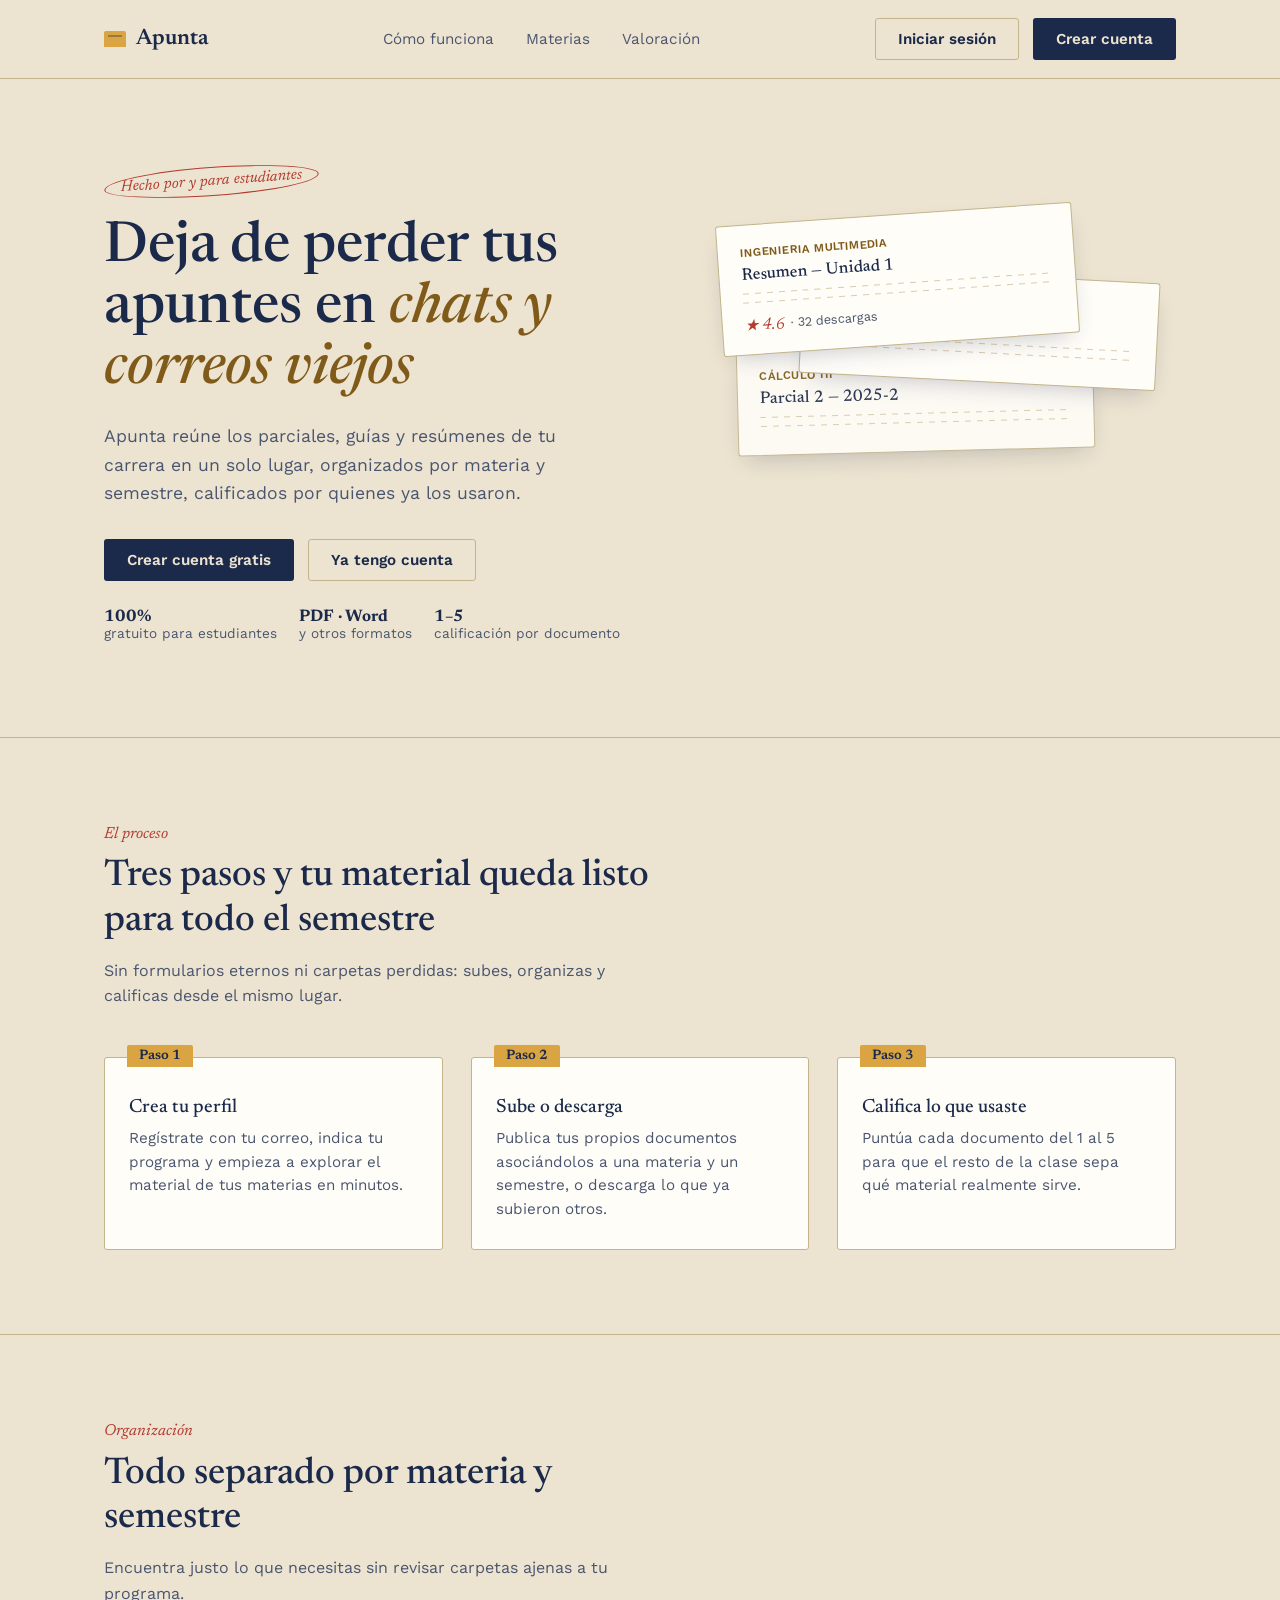
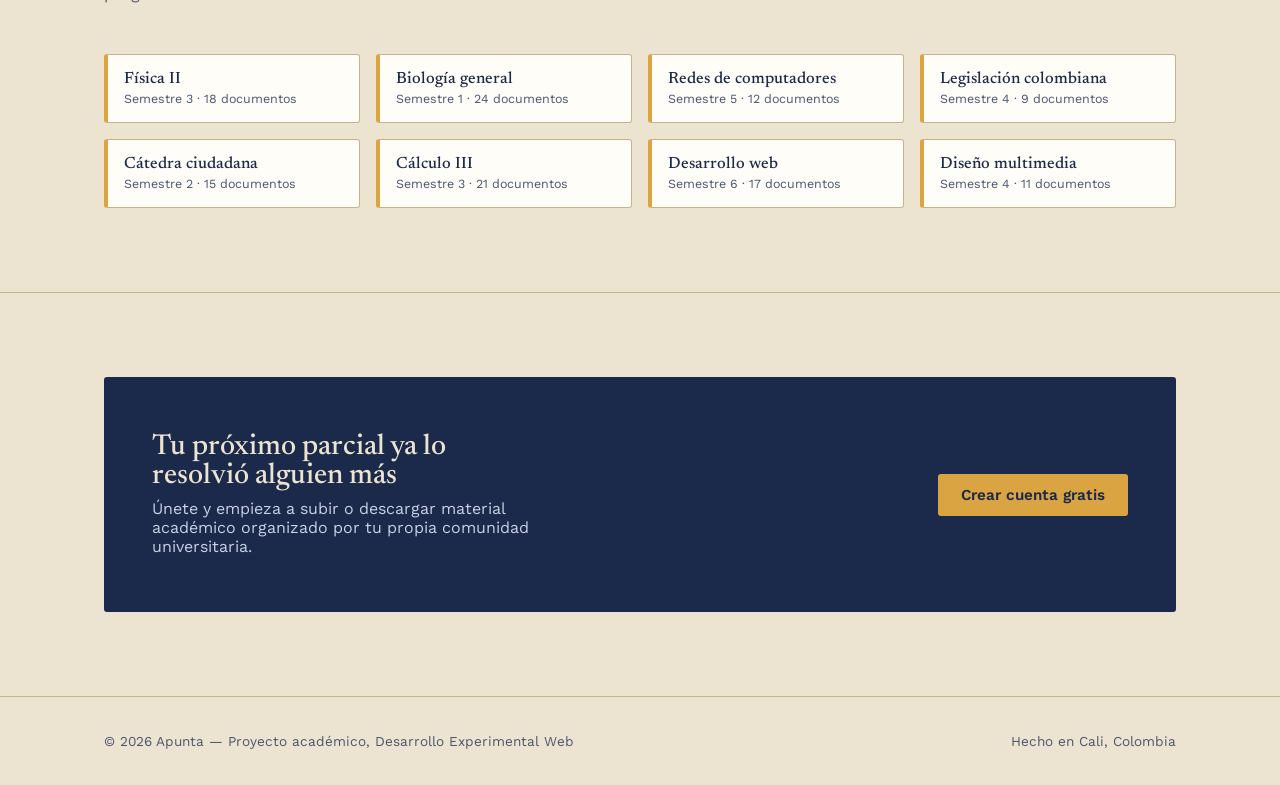
<file: index.html>
<!DOCTYPE html>
<html lang="es">
<head>
<meta charset="UTF-8">
<meta name="viewport" content="width=device-width, initial-scale=1">
<title>Apunta — Apuntes y parciales de tu carrera, en un solo lugar</title>
<link rel="stylesheet" href="css/styles.css">
</head>
<body>

<header class="site-header" id="siteHeader">
  <div class="bar">
    <a href="index.html" class="brand"><span class="tab"></span>Apunta</a>
    <nav class="main-nav">
      <a href="#como-funciona">Cómo funciona</a>
      <a href="#materias">Materias</a>
      <a href="#valoracion">Valoración</a>
      <a href="login.html" class="nav-login">Iniciar sesión</a>
    </nav>
    <div class="nav-actions">
      <a href="login.html" class="btn btn-ghost">Iniciar sesión</a>
      <a href="registro.html" class="btn btn-primary">Crear cuenta</a>
      <button class="menu-toggle" id="menuToggle" aria-label="Abrir menú" aria-expanded="false"><span></span></button>
    </div>
  </div>
</header>

<main>
  <section class="hero">
    <div class="wrap">
      <div>
        <span class="eyebrow-stamp">Hecho por y para estudiantes</span>
        <h1>Deja de perder tus apuntes en <em>chats y correos viejos</em></h1>
        <p class="lede">Apunta reúne los parciales, guías y resúmenes de tu carrera en un solo lugar, organizados por materia y semestre, calificados por quienes ya los usaron.</p>
        <div class="hero-actions">
          <a href="registro.html" class="btn btn-primary">Crear cuenta gratis</a>
          <a href="login.html" class="btn btn-ghost">Ya tengo cuenta</a>
        </div>
        <div class="hero-meta">
          <div><strong>100%</strong>gratuito para estudiantes</div>
          <div><strong>PDF · Word</strong>y otros formatos</div>
          <div><strong>1–5</strong>calificación por documento</div>
        </div>
      </div>

      <div class="card-stack">
        <div class="index-card card-3">
          <div class="subject">CÁLCULO III</div>
          <h3>Parcial 2 — 2025-2</h3>
          <div class="ruled"></div>
          <div class="ruled"></div>
        </div>
        <div class="index-card card-2">
          <div class="subject">REDES DE COMPUTADORES</div>
          <h3>Guía de laboratorio 4</h3>
          <div class="ruled"></div>
          <div class="ruled"></div>
        </div>
        <div class="index-card card-1">
          <div class="subject">INGENIERIA MULTIMEDIA</div>
          <h3>Resumen — Unidad 1</h3>
          <div class="ruled"></div>
          <div class="ruled"></div>
          <div class="rating"><span class="mark">★ 4.6</span> · 32 descargas</div>
        </div>
      </div>
    </div>
  </section>

  <section class="section" id="como-funciona">
    <div class="wrap">
      <div class="section-head">
        <p class="kicker">El proceso</p>
        <h2>Tres pasos y tu material queda listo para todo el semestre</h2>
        <p>Sin formularios eternos ni carpetas perdidas: subes, organizas y calificas desde el mismo lugar.</p>
      </div>
      <div class="steps">
        <div class="step">
          <span class="tab-label">Paso 1</span>
          <h3>Crea tu perfil</h3>
          <p>Regístrate con tu correo, indica tu programa y empieza a explorar el material de tus materias en minutos.</p>
        </div>
        <div class="step">
          <span class="tab-label">Paso 2</span>
          <h3>Sube o descarga</h3>
          <p>Publica tus propios documentos asociándolos a una materia y un semestre, o descarga lo que ya subieron otros.</p>
        </div>
        <div class="step">
          <span class="tab-label">Paso 3</span>
          <h3>Califica lo que usaste</h3>
          <p>Puntúa cada documento del 1 al 5 para que el resto de la clase sepa qué material realmente sirve.</p>
        </div>
      </div>
    </div>
  </section>

  <section class="section" id="materias">
    <div class="wrap">
      <div class="section-head">
        <p class="kicker">Organización</p>
        <h2>Todo separado por materia y semestre</h2>
        <p>Encuentra justo lo que necesitas sin revisar carpetas ajenas a tu programa.</p>
      </div>
      <div class="materias-grid">
        <div class="materia-chip"><div class="n">Física II</div><div class="s">Semestre 3 · 18 documentos</div></div>
        <div class="materia-chip"><div class="n">Biología general</div><div class="s">Semestre 1 · 24 documentos</div></div>
        <div class="materia-chip"><div class="n">Redes de computadores</div><div class="s">Semestre 5 · 12 documentos</div></div>
        <div class="materia-chip"><div class="n">Legislación colombiana</div><div class="s">Semestre 4 · 9 documentos</div></div>
        <div class="materia-chip"><div class="n">Cátedra ciudadana</div><div class="s">Semestre 2 · 15 documentos</div></div>
        <div class="materia-chip"><div class="n">Cálculo III</div><div class="s">Semestre 3 · 21 documentos</div></div>
        <div class="materia-chip"><div class="n">Desarrollo web</div><div class="s">Semestre 6 · 17 documentos</div></div>
        <div class="materia-chip"><div class="n">Diseño multimedia</div><div class="s">Semestre 4 · 11 documentos</div></div>
      </div>
    </div>
  </section>

  <section class="section" id="valoracion">
    <div class="wrap">
      <div class="cta-band">
        <div>
          <h2>Tu próximo parcial ya lo resolvió alguien más</h2>
          <p>Únete y empieza a subir o descargar material académico organizado por tu propia comunidad universitaria.</p>
        </div>
        <a href="registro.html" class="btn btn-primary">Crear cuenta gratis</a>
      </div>
    </div>
  </section>
</main>

<footer class="site-footer">
  <div class="wrap">
    <span>© 2026 Apunta — Proyecto académico, Desarrollo Experimental Web</span>
    <span>Hecho en Cali, Colombia</span>
  </div>
</footer>

<script src="js/main.js"></script>
</body>
</html>
</file>
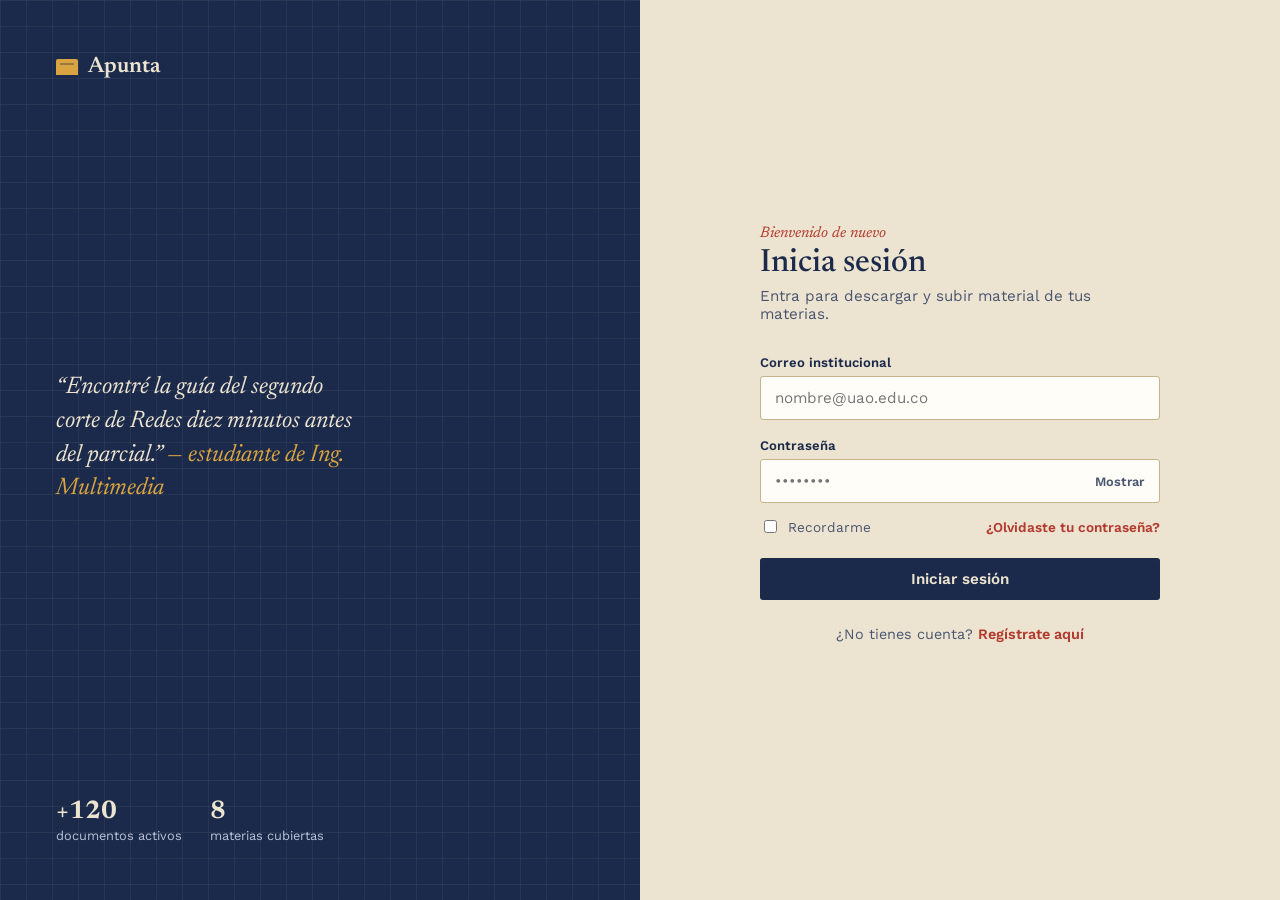
<file: login.html>
<!DOCTYPE html>
<html lang="es">
<head>
  <meta charset="UTF-8">
  <meta name="viewport" content="width=device-width, initial-scale=1">
  <title>Iniciar sesión — Apunta</title>
  <link rel="stylesheet" href="css/styles.css">
</head>

<body>

  <div class="auth-shell">
    <aside class="auth-side grid-texture">
      <a href="index.html" class="brand"><span class="tab"></span>Apunta</a>
      <p class="auth-quote">“Encontré la guía del segundo corte de Redes diez minutos antes del parcial.” <span>—
          estudiante de Ing. Multimedia</span></p>
      <div class="auth-stat">
        <div><strong>+120</strong><small>documentos activos</small></div>
        <div><strong>8</strong><small>materias cubiertas</small></div>
      </div>
    </aside>

    <div class="auth-main">
      <div class="auth-card">
        <a href="index.html" class="brand brand-mobile"><span class="tab"></span>Apunta</a>
        <p class="kicker">Bienvenido de nuevo</p>
        <h1>Inicia sesión</h1>
        <p>Entra para descargar y subir material de tus materias.</p>

        <div class="form-status ok" id="formStatus" role="status" aria-live="polite">Inicio de sesión simulado — aún no hay backend conectado.</div>

        <form id="loginForm" novalidate>
          <div class="field">
            <label for="correo">Correo institucional</label>
            <input type="email" id="correo" name="correo" placeholder="nombre@uao.edu.co" required autocomplete="email"
              aria-describedby="correo-error">
            <small class="field-error" id="correo-error"></small>
          </div>
          <div class="field">
            <label for="contrasena">Contraseña</label>
            <div class="input-wrap">
              <input type="password" id="contrasena" name="contrasena" placeholder="••••••••" required
                autocomplete="current-password" aria-describedby="contrasena-error">
              <button type="button" class="toggle-pass" aria-controls="contrasena" aria-pressed="false" aria-label="Mostrar contraseña">Mostrar</button>
            </div>
            <small class="field-error" id="contrasena-error"></small>
          </div>

          <div class="form-row-between">
            <label class="checkbox-line"><input type="checkbox" id="recordar"> Recordarme</label>
            <a href="#" class="link-pen">¿Olvidaste tu contraseña?</a>
          </div>

          <button type="submit" class="btn btn-primary btn-block">Iniciar sesión</button>
        </form>

        <p class="auth-switch">¿No tienes cuenta? <a href="registro.html" class="link-pen">Regístrate aquí</a></p>
      </div>
    </div>
  </div>

  <script src="js/main.js"></script>
</body>

</html>
</file>
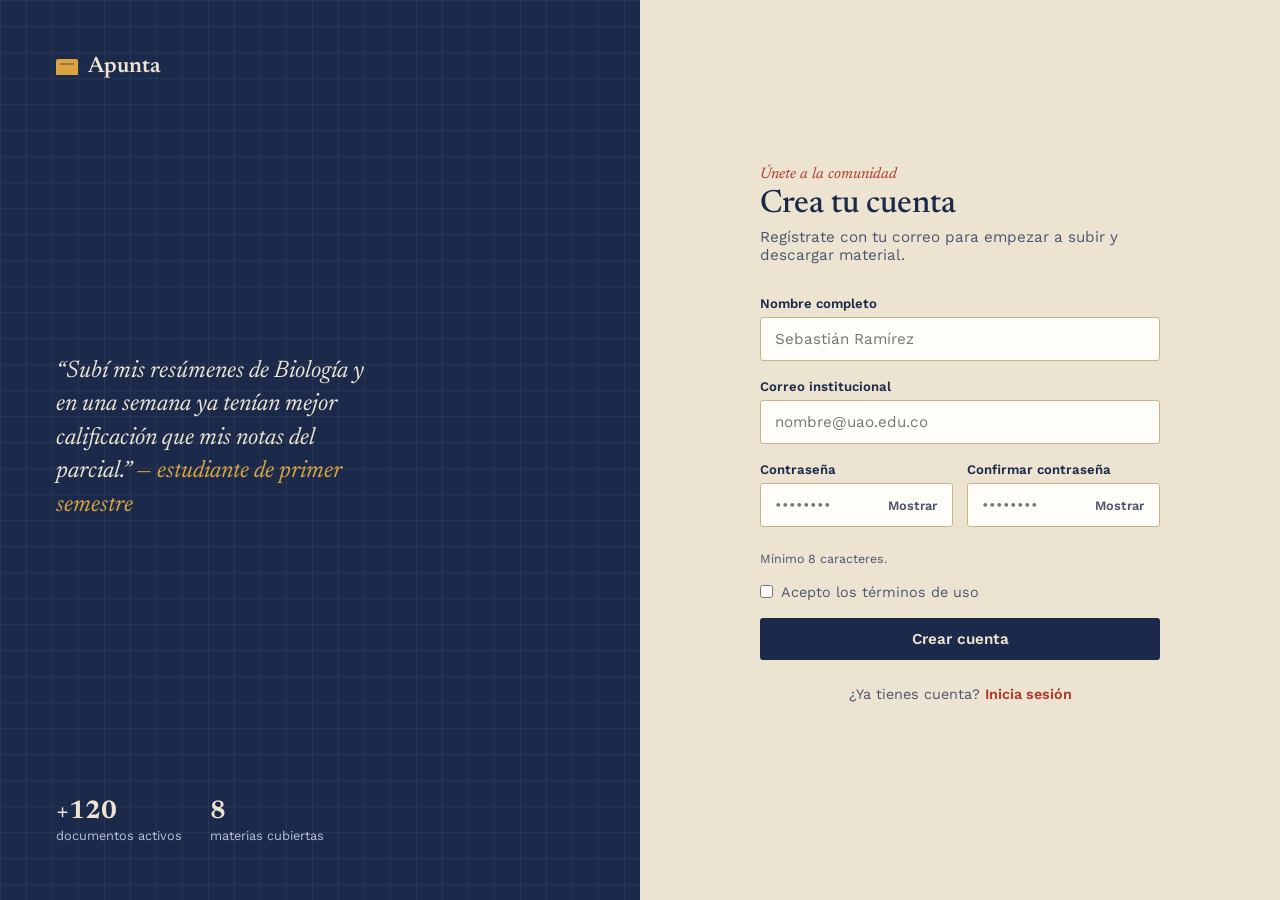
<file: registro.html>
<!DOCTYPE html>
<html lang="es">
<head>
  <meta charset="UTF-8">
  <meta name="viewport" content="width=device-width, initial-scale=1">
  <title>Crear cuenta — Apunta</title>
  <link rel="stylesheet" href="css/styles.css">
</head>

<body>

  <div class="auth-shell">
    <aside class="auth-side grid-texture">
      <a href="index.html" class="brand"><span class="tab"></span>Apunta</a>
      <p class="auth-quote">“Subí mis resúmenes de Biología y en una semana ya tenían mejor calificación que mis notas
        del parcial.” <span>— estudiante de primer semestre</span></p>
      <div class="auth-stat">
        <div><strong>+120</strong><small>documentos activos</small></div>
        <div><strong>8</strong><small>materias cubiertas</small></div>
      </div>
    </aside>

    <div class="auth-main">
      <div class="auth-card">
        <a href="index.html" class="brand brand-mobile"><span class="tab"></span>Apunta</a>
        <p class="kicker">Únete a la comunidad</p>
        <h1>Crea tu cuenta</h1>
        <p>Regístrate con tu correo para empezar a subir y descargar material.</p>

        <div class="form-status ok" id="formStatus" role="status" aria-live="polite">Registro simulado — aún no hay backend conectado.</div>

        <form id="registroForm" novalidate>
          <div class="field">
            <label for="nombre">Nombre completo</label>
            <input type="text" id="nombre" name="nombre" placeholder="Sebastián Ramírez" required autocomplete="name"
              aria-describedby="nombre-error">
            <small class="field-error" id="nombre-error"></small>
          </div>
          <div class="field">
            <label for="correo">Correo institucional</label>
            <input type="email" id="correo" name="correo" placeholder="nombre@uao.edu.co" required autocomplete="email"
              aria-describedby="correo-error">
            <small class="field-error" id="correo-error"></small>
          </div>
          <div class="field-row">
            <div class="field">
              <label for="contrasena">Contraseña</label>
              <div class="input-wrap">
                <input type="password" id="contrasena" name="contrasena" placeholder="••••••••" required minlength="8"
                  autocomplete="new-password" aria-describedby="contrasena-error">
                <button type="button" class="toggle-pass" aria-controls="contrasena" aria-pressed="false" aria-label="Mostrar contraseña">Mostrar</button>
              </div>
              <small class="field-error" id="contrasena-error"></small>
            </div>
            <div class="field">
              <label for="confirmar">Confirmar contraseña</label>
              <div class="input-wrap">
                <input type="password" id="confirmar" name="confirmar" placeholder="••••••••" required minlength="8"
                  autocomplete="new-password" aria-describedby="confirmar-error">
                <button type="button" class="toggle-pass" aria-controls="confirmar" aria-pressed="false" aria-label="Mostrar confirmación de contraseña">Mostrar</button>
              </div>
              <small class="field-error" id="confirmar-error"></small>
            </div>
          </div>
          <p class="field-hint" id="passwordHint">Mínimo 8 caracteres.</p>

          <div class="field" style="margin-top:18px;">
            <label class="checkbox-line"><input type="checkbox" id="terminos" required
                aria-describedby="terminos-error"> Acepto los términos de uso</label>
            <small class="field-error" id="terminos-error"></small>
          </div>

          <button type="submit" class="btn btn-primary btn-block">Crear cuenta</button>
        </form>

        <p class="auth-switch">¿Ya tienes cuenta? <a href="login.html" class="link-pen">Inicia sesión</a></p>
      </div>
    </div>
  </div>

  <script src="js/main.js"></script>
</body>

</html>
</file>
<file: css/styles.css>
/* ============================================================
   gestorRecursos — sistema de diseño
   Metáfora visual: carpeta de archivo académico / fichas de apuntes
   ============================================================ */

@import url('https://fonts.googleapis.com/css2?family=Newsreader:ital,opsz,wght@0,6..72,400;0,6..72,500;0,6..72,600;1,6..72,400&family=Work+Sans:wght@400;500;600;700&display=swap');

:root {
  --ink: #1b2a4a;
  --ink-light: #4a5670;
  --paper: #ece3d0;
  --paper-deep: #e2d6ba;
  --card: #fffdf8;
  --folder: #d9a441;
  --folder-dark: #b9852b;
  --folder-text: #7f5a18; /* dorado oscuro para TEXTO: contraste ≥ 4.5:1 sobre --paper y --card */
  --pen: #b23a2e;
  --line: #d8cbae;
  --line-strong: #c3b48c;

  --serif: 'Newsreader', Georgia, serif;
  --sans: 'Work Sans', -apple-system, BlinkMacSystemFont, sans-serif;

  --radius: 3px;
  --max-w: 1120px;
}

* { box-sizing: border-box; }

html { scroll-behavior: smooth; }

@media (prefers-reduced-motion: reduce) {
  html { scroll-behavior: auto; }
}

body {
  margin: 0;
  font-family: var(--sans);
  color: var(--ink);
  background: var(--paper);
  -webkit-font-smoothing: antialiased;
}

img { max-width: 100%; display: block; }

a { color: inherit; }

/* Foco visible al navegar con teclado (Tab) en enlaces y botones */
a:focus-visible,
button:focus-visible,
.btn:focus-visible,
input[type="checkbox"]:focus-visible {
  outline: 2px solid var(--ink);
  outline-offset: 3px;
}

/* Sobre fondos oscuros el contorno azul no se ve: se usa el dorado */
.cta-band :focus-visible,
.auth-side :focus-visible {
  outline-color: var(--folder);
}

.wrap {
  max-width: var(--max-w);
  margin: 0 auto;
  padding: 0 24px;
}

/* ---------- Texture: cuaderno cuadriculado sutil ---------- */
.grid-texture {
  background-image:
    linear-gradient(var(--line) 1px, transparent 1px),
    linear-gradient(90deg, var(--line) 1px, transparent 1px);
  background-size: 28px 28px;
  background-position: -1px -1px;
}

/* ---------- Header ---------- */
.site-header {
  position: sticky;
  top: 0;
  z-index: 40;
  background: var(--paper);
  border-bottom: 1px solid var(--line-strong);
}

.site-header .bar {
  display: flex;
  align-items: center;
  justify-content: space-between;
  padding: 18px 24px;
  max-width: var(--max-w);
  margin: 0 auto;
}

.brand {
  display: flex;
  align-items: center;
  gap: 10px;
  font-family: var(--serif);
  font-size: 1.4rem;
  font-weight: 600;
  text-decoration: none;
  color: var(--ink);
}

.brand .tab {
  width: 22px;
  height: 16px;
  background: var(--folder);
  border-radius: 2px 2px 0 0;
  position: relative;
}
.brand .tab::after {
  content: '';
  position: absolute;
  inset: 4px 4px auto 4px;
  height: 2px;
  background: rgba(27,42,74,0.35);
}

nav.main-nav {
  display: flex;
  align-items: center;
  gap: 32px;
}

nav.main-nav a {
  text-decoration: none;
  font-size: 0.95rem;
  color: var(--ink-light);
  transition: color .15s ease;
}
nav.main-nav a:hover { color: var(--ink); }
.nav-login { display: none; }

.nav-actions { display: flex; align-items: center; gap: 14px; }

.menu-toggle {
  display: none;
  background: none;
  border: 1px solid var(--line-strong);
  border-radius: var(--radius);
  padding: 8px 10px;
  cursor: pointer;
}
.menu-toggle span,
.menu-toggle span::before,
.menu-toggle span::after {
  content: '';
  display: block;
  width: 18px;
  height: 2px;
  background: var(--ink);
  position: relative;
}
.menu-toggle span::before { position: absolute; top: -6px; }
.menu-toggle span::after { position: absolute; top: 6px; }

/* ---------- Buttons ---------- */
.btn {
  display: inline-flex;
  align-items: center;
  justify-content: center;
  gap: 8px;
  padding: 11px 22px;
  border-radius: var(--radius);
  font-family: var(--sans);
  font-weight: 600;
  font-size: 0.95rem;
  text-decoration: none;
  border: 1px solid transparent;
  cursor: pointer;
  transition: transform .12s ease, box-shadow .12s ease, background .15s ease;
}
.btn:active { transform: translateY(1px); }

.btn-primary {
  background: var(--ink);
  color: var(--paper);
}
.btn-primary:hover { background: #263a63; }

.btn-ghost {
  background: transparent;
  color: var(--ink);
  border-color: var(--line-strong);
}
.btn-ghost:hover { background: rgba(27,42,74,0.06); }

.btn-block { width: 100%; }

/* Botón mientras se envía un formulario */
.btn:disabled { cursor: progress; opacity: 0.8; }
.btn:disabled:active { transform: none; }

.btn.is-loading::before {
  content: '';
  width: 14px;
  height: 14px;
  border: 2px solid currentColor;
  border-right-color: transparent;
  border-radius: 50%;
  animation: girar 0.7s linear infinite;
}

@keyframes girar { to { transform: rotate(360deg); } }

@media (prefers-reduced-motion: reduce) {
  .btn.is-loading::before { animation: none; }
}

/* ---------- Hero ---------- */
.hero {
  padding: 88px 0 96px;
  position: relative;
  overflow: hidden;
}

.hero .wrap {
  display: grid;
  grid-template-columns: 1.1fr 0.9fr;
  gap: 56px;
  align-items: center;
}

.eyebrow-stamp {
  display: inline-block;
  font-family: var(--serif);
  font-style: italic;
  font-size: 0.95rem;
  color: var(--pen);
  border: 1.5px solid var(--pen);
  border-radius: 50% 50% 48% 52% / 55% 48% 52% 45%;
  padding: 6px 16px;
  transform: rotate(-4deg);
  margin-bottom: 22px;
}

.hero h1 {
  font-family: var(--serif);
  font-weight: 500;
  font-size: clamp(2.4rem, 4.4vw, 3.6rem);
  line-height: 1.08;
  margin: 0 0 22px;
  max-width: 14ch;
}

.hero h1 em {
  font-style: italic;
  color: var(--folder-text);
}

.hero p.lede {
  font-size: 1.1rem;
  line-height: 1.6;
  color: var(--ink-light);
  max-width: 46ch;
  margin: 0 0 32px;
}

.hero-actions { display: flex; gap: 14px; flex-wrap: wrap; margin-bottom: 28px; }

.hero-meta {
  display: flex;
  gap: 22px;
  font-size: 0.85rem;
  color: var(--ink-light);
}
.hero-meta strong { color: var(--ink); font-family: var(--serif); font-size: 1.05rem; display: block; }

/* ---------- Card stack (visual hero derecho) ---------- */
.card-stack {
  position: relative;
  height: 380px;
}

.index-card {
  position: absolute;
  width: 78%;
  background: var(--card);
  border: 1px solid var(--line-strong);
  border-radius: var(--radius);
  box-shadow: 0 10px 24px -10px rgba(27,42,74,0.28);
  padding: 20px 22px;
}

.index-card .subject {
  font-size: 0.72rem;
  letter-spacing: 0.02em;
  color: var(--folder-text);
  font-weight: 600;
  margin-bottom: 8px;
}

.index-card h3 {
  font-family: var(--serif);
  font-weight: 500;
  font-size: 1.05rem;
  margin: 0 0 10px;
}

.index-card .ruled {
  height: 1px;
  background: repeating-linear-gradient(90deg, var(--line) 0 6px, transparent 6px 12px);
  margin: 8px 0;
}

.index-card .rating {
  display: flex;
  align-items: center;
  gap: 6px;
  font-size: 0.8rem;
  color: var(--ink-light);
  margin-top: 12px;
}
.index-card .rating .mark {
  color: var(--pen);
  font-family: var(--serif);
  font-style: italic;
  font-size: 1rem;
}

.card-1 { top: 0; left: 0; transform: rotate(-4deg); z-index: 3; }
.card-2 { top: 60px; left: 18%; transform: rotate(3deg); z-index: 2; }
.card-3 { top: 130px; left: 4%; transform: rotate(-1.5deg); z-index: 1; opacity: 0.9; }

/* ---------- Sections ---------- */
.section {
  padding: 84px 0;
  border-top: 1px solid var(--line-strong);
}

.section-head {
  max-width: 56ch;
  margin-bottom: 48px;
}

.section-head .kicker {
  font-family: var(--serif);
  font-style: italic;
  color: var(--pen);
  font-size: 1rem;
  margin: 0 0 8px;
}

.section-head h2 {
  font-family: var(--serif);
  font-weight: 500;
  font-size: clamp(1.7rem, 3vw, 2.3rem);
  margin: 0 0 14px;
  line-height: 1.2;
}

.section-head p {
  color: var(--ink-light);
  line-height: 1.6;
  margin: 0;
}

/* ---------- Steps (cómo funciona) ---------- */
.steps {
  display: grid;
  grid-template-columns: repeat(3, 1fr);
  gap: 28px;
}

.step {
  background: var(--card);
  border: 1px solid var(--line-strong);
  border-radius: var(--radius);
  padding: 28px 24px;
  position: relative;
}

.step .tab-label {
  position: absolute;
  top: -13px;
  left: 22px;
  background: var(--folder);
  color: var(--ink);
  font-family: var(--serif);
  font-weight: 600;
  font-size: 0.85rem;
  padding: 4px 12px;
  border-radius: 2px 2px 0 0;
}

.step h3 {
  font-family: var(--serif);
  font-weight: 500;
  font-size: 1.2rem;
  margin: 12px 0 10px;
}

.step p {
  color: var(--ink-light);
  line-height: 1.55;
  margin: 0;
  font-size: 0.95rem;
}

/* ---------- Materias grid ---------- */
.materias-grid {
  display: grid;
  grid-template-columns: repeat(4, 1fr);
  gap: 16px;
}

.materia-chip {
  background: var(--card);
  border: 1px solid var(--line-strong);
  border-left: 4px solid var(--folder);
  border-radius: var(--radius);
  padding: 16px 16px;
}

.materia-chip .n {
  font-family: var(--serif);
  font-weight: 500;
  font-size: 1.02rem;
  margin-bottom: 4px;
}

.materia-chip .s {
  font-size: 0.78rem;
  color: var(--ink-light);
}

/* ---------- CTA final ---------- */
.cta-band {
  background: var(--ink);
  color: var(--paper);
  border-radius: var(--radius);
  padding: 56px 48px;
  display: flex;
  align-items: center;
  justify-content: space-between;
  gap: 32px;
  flex-wrap: wrap;
}

.cta-band h2 {
  font-family: var(--serif);
  font-weight: 500;
  font-size: 1.8rem;
  margin: 0 0 8px;
  max-width: 18ch;
}

.cta-band p { color: #c9d2e4; margin: 0; max-width: 40ch; }

.cta-band .btn-primary {
  background: var(--folder);
  color: var(--ink);
}
.cta-band .btn-primary:hover { background: #e5b455; }

/* ---------- Footer ---------- */
footer.site-footer {
  border-top: 1px solid var(--line-strong);
  padding: 36px 0;
  font-size: 0.85rem;
  color: var(--ink-light);
}
footer.site-footer .wrap {
  display: flex;
  justify-content: space-between;
  align-items: center;
  flex-wrap: wrap;
  gap: 12px;
}

/* ============================================================
   Autenticación (login / registro)
   ============================================================ */

.auth-shell {
  min-height: 100vh;
  display: grid;
  grid-template-columns: 1fr 1fr;
}

.auth-side {
  background: var(--ink);
  color: var(--paper);
  padding: 56px;
  display: flex;
  flex-direction: column;
  justify-content: space-between;
  position: relative;
  overflow: hidden;
}

.auth-side::before {
  content: '';
  position: absolute;
  inset: 0;
  background-image: linear-gradient(rgba(236,227,208,0.06) 1px, transparent 1px),
                     linear-gradient(90deg, rgba(236,227,208,0.06) 1px, transparent 1px);
  background-size: 26px 26px;
}

.auth-side > * { position: relative; z-index: 1; }

.auth-side .brand { color: var(--paper); }

.auth-quote {
  font-family: var(--serif);
  font-style: italic;
  font-size: 1.5rem;
  line-height: 1.4;
  max-width: 24ch;
}

.auth-quote span { color: var(--folder); }

.auth-side .auth-stat {
  display: flex;
  gap: 28px;
}
.auth-side .auth-stat strong {
  display: block;
  font-family: var(--serif);
  font-size: 1.6rem;
}
.auth-side .auth-stat small {
  color: #b9c2d8;
  font-size: 0.8rem;
}

.auth-main {
  display: flex;
  align-items: center;
  justify-content: center;
  padding: 48px 24px;
}

.auth-card {
  width: 100%;
  max-width: 400px;
}

.brand-mobile {
  display: none;
  margin-bottom: 28px;
}

.auth-card .kicker {
  font-family: var(--serif);
  font-style: italic;
  color: var(--pen);
  margin: 0 0 6px;
}

.auth-card h1 {
  font-family: var(--serif);
  font-weight: 500;
  font-size: 2rem;
  margin: 0 0 8px;
}

.auth-card > p {
  color: var(--ink-light);
  margin: 0 0 32px;
  font-size: 0.95rem;
}

.field {
  margin-bottom: 18px;
}

.field label {
  display: block;
  font-size: 0.82rem;
  font-weight: 600;
  color: var(--ink);
  margin-bottom: 6px;
}

.field input,
.field select {
  width: 100%;
  padding: 12px 14px;
  border: 1px solid var(--line-strong);
  border-radius: var(--radius);
  background: var(--card);
  font-family: var(--sans);
  font-size: 0.95rem;
  color: var(--ink);
}

.field input:focus,
.field select:focus {
  outline: 2px solid var(--folder);
  outline-offset: 1px;
  border-color: var(--folder);
}

.field-row {
  display: grid;
  grid-template-columns: 1fr 1fr;
  gap: 14px;
}

.field-hint {
  font-size: 0.78rem;
  color: var(--ink-light);
  margin-top: 6px;
}

.form-row-between {
  display: flex;
  align-items: center;
  justify-content: space-between;
  margin: -4px 0 22px;
  font-size: 0.85rem;
}

.checkbox-line {
  display: flex;
  align-items: center;
  gap: 8px;
  color: var(--ink-light);
}

/* La casilla de términos está dentro de .field: sin esto hereda
   width: 100% del input y display: block del label, y queda desalineada */
.field label.checkbox-line {
  display: flex;
  font-size: 0.9rem;
  font-weight: 400;
  color: var(--ink-light);
}
.field input[type="checkbox"] {
  width: auto;
  padding: 0;
  margin: 0;
}
input[type="checkbox"] { accent-color: var(--ink); }

.link-pen {
  color: var(--pen);
  text-decoration: none;
  font-weight: 600;
}
.link-pen:hover { text-decoration: underline; }

.auth-card > .auth-switch {
  text-align: center;
  margin-top: 26px;
  font-size: 0.9rem;
  color: var(--ink-light);
}

.form-status {
  display: none;
  font-size: 0.85rem;
  padding: 10px 14px;
  border-radius: var(--radius);
  margin-bottom: 18px;
}
.form-status.visible { display: block; }
.form-status.ok {
  background: rgba(217,164,65,0.18);
  color: var(--folder-text);
  border: 1px solid var(--folder);
}

.field-error {
  display: none;
  color: var(--pen);
  font-size: 0.78rem;
  margin-top: 6px;
}

.field.invalid .field-error { display: block; }

.field.invalid input:not([type="checkbox"]) {
  border-color: var(--pen);
}

.field.invalid input:focus {
  outline-color: var(--pen);
}

/* ---------- Mostrar / ocultar contraseña ---------- */
.input-wrap { position: relative; }

.input-wrap input { padding-right: 84px; }

.toggle-pass {
  position: absolute;
  top: 50%;
  right: 6px;
  transform: translateY(-50%);
  padding: 6px 10px;
  border: 0;
  border-radius: var(--radius);
  background: none;
  font-family: var(--sans);
  font-size: 0.8rem;
  font-weight: 600;
  color: var(--ink-light);
  cursor: pointer;
}
.toggle-pass:hover { color: var(--ink); background: rgba(27,42,74,0.06); }

/* ---------- Responsive ---------- */
@media (max-width: 900px) {
  .hero .wrap { grid-template-columns: 1fr; }
  .card-stack { height: 300px; margin-top: 12px; }
  .steps { grid-template-columns: 1fr; }
  .materias-grid { grid-template-columns: repeat(2, 1fr); }
  .auth-shell { grid-template-columns: 1fr; }
  .auth-side { display: none; }
  .brand-mobile { display: flex; } 
}

@media (max-width: 720px) {
  nav.main-nav { display: none; }
  .menu-toggle { display: inline-flex; align-items: center; justify-content: center; }
  .nav-actions .btn-ghost { display: none; }
  .nav-login { display: block; }
  nav.main-nav a { padding: 10px 0; }

  .site-header.nav-open nav.main-nav {
    display: flex;
    flex-direction: column;
    align-items: flex-start;
    gap: 4px;
    position: absolute;
    top: 100%;
    left: 0;
    right: 0;
    background: var(--paper);
    border-bottom: 1px solid var(--line-strong);
    padding: 16px 24px 22px;
  }

  .cta-band { flex-direction: column; text-align: center; padding: 40px 24px; }
}

@media (max-width: 520px) {
  .field-row { grid-template-columns: 1fr; }
  .materias-grid { grid-template-columns: 1fr 1fr; }
  .hero { padding: 56px 0 64px; }
}
</file>
